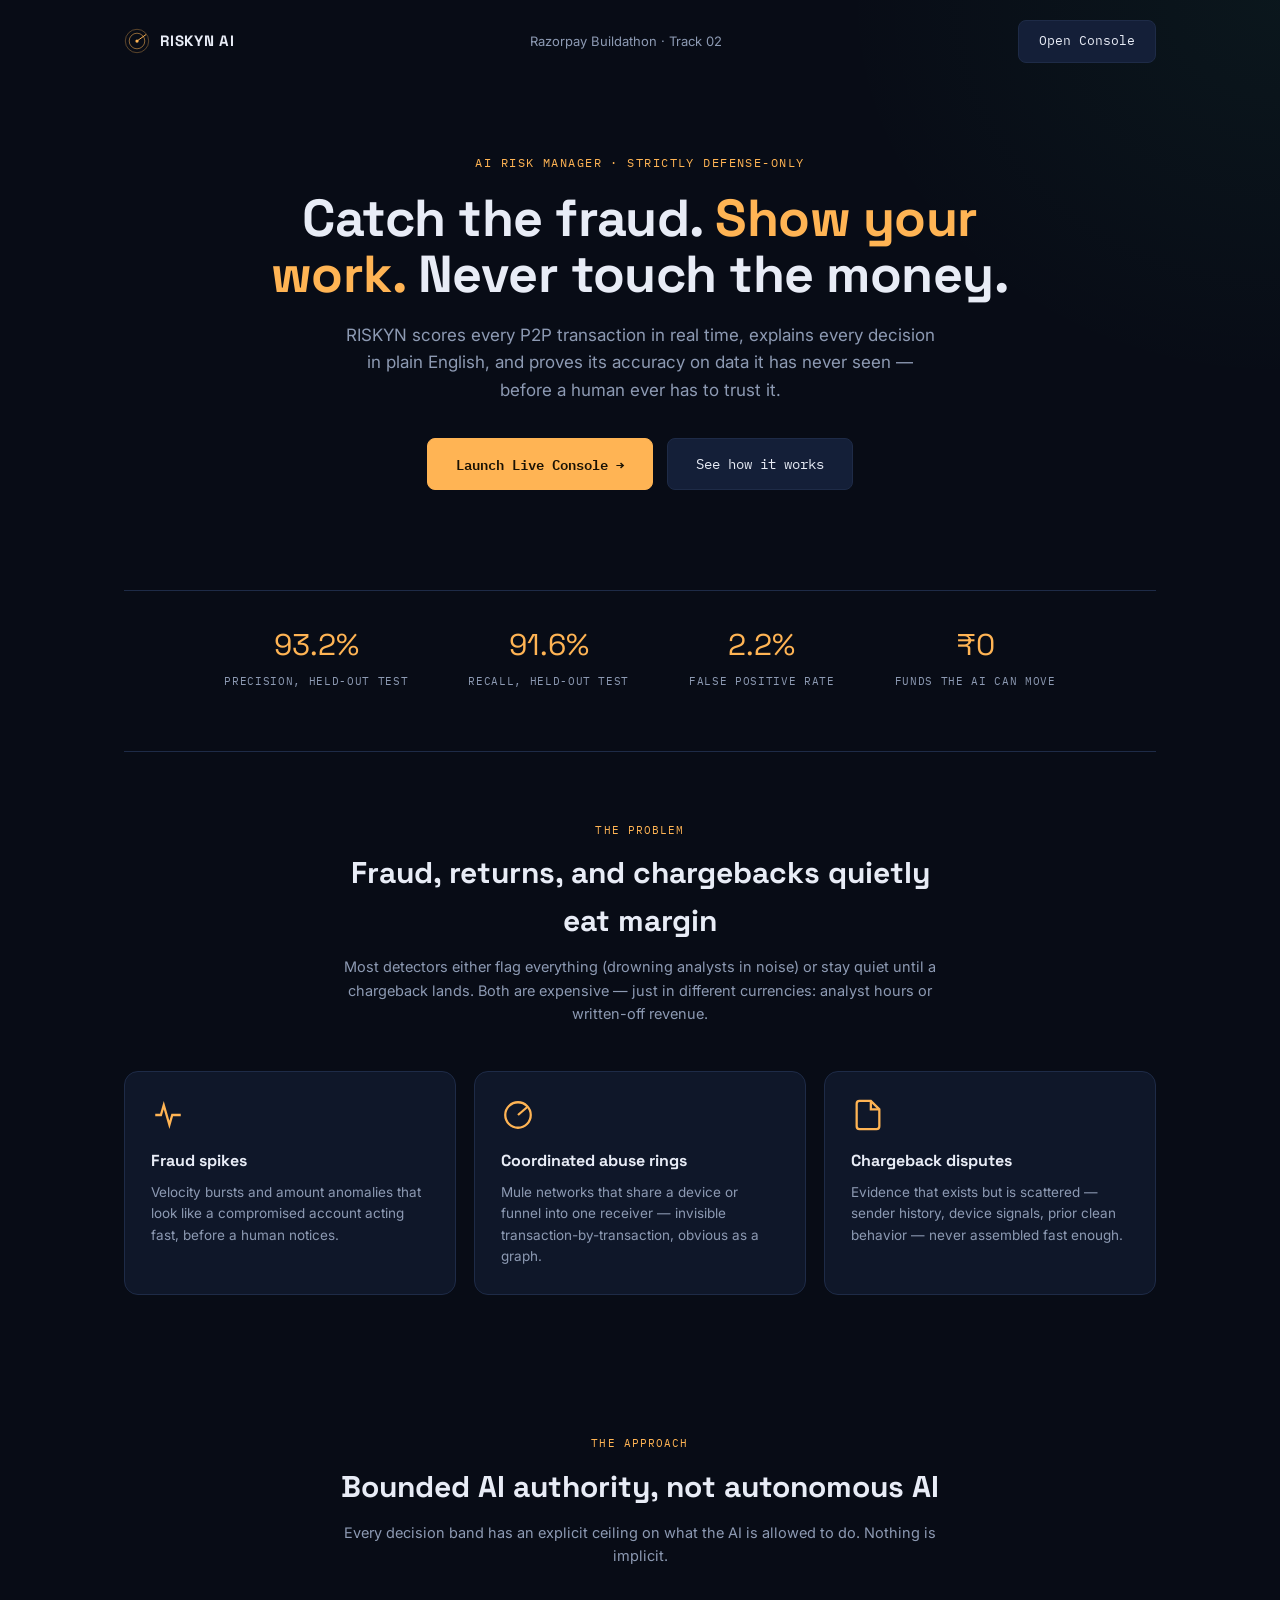
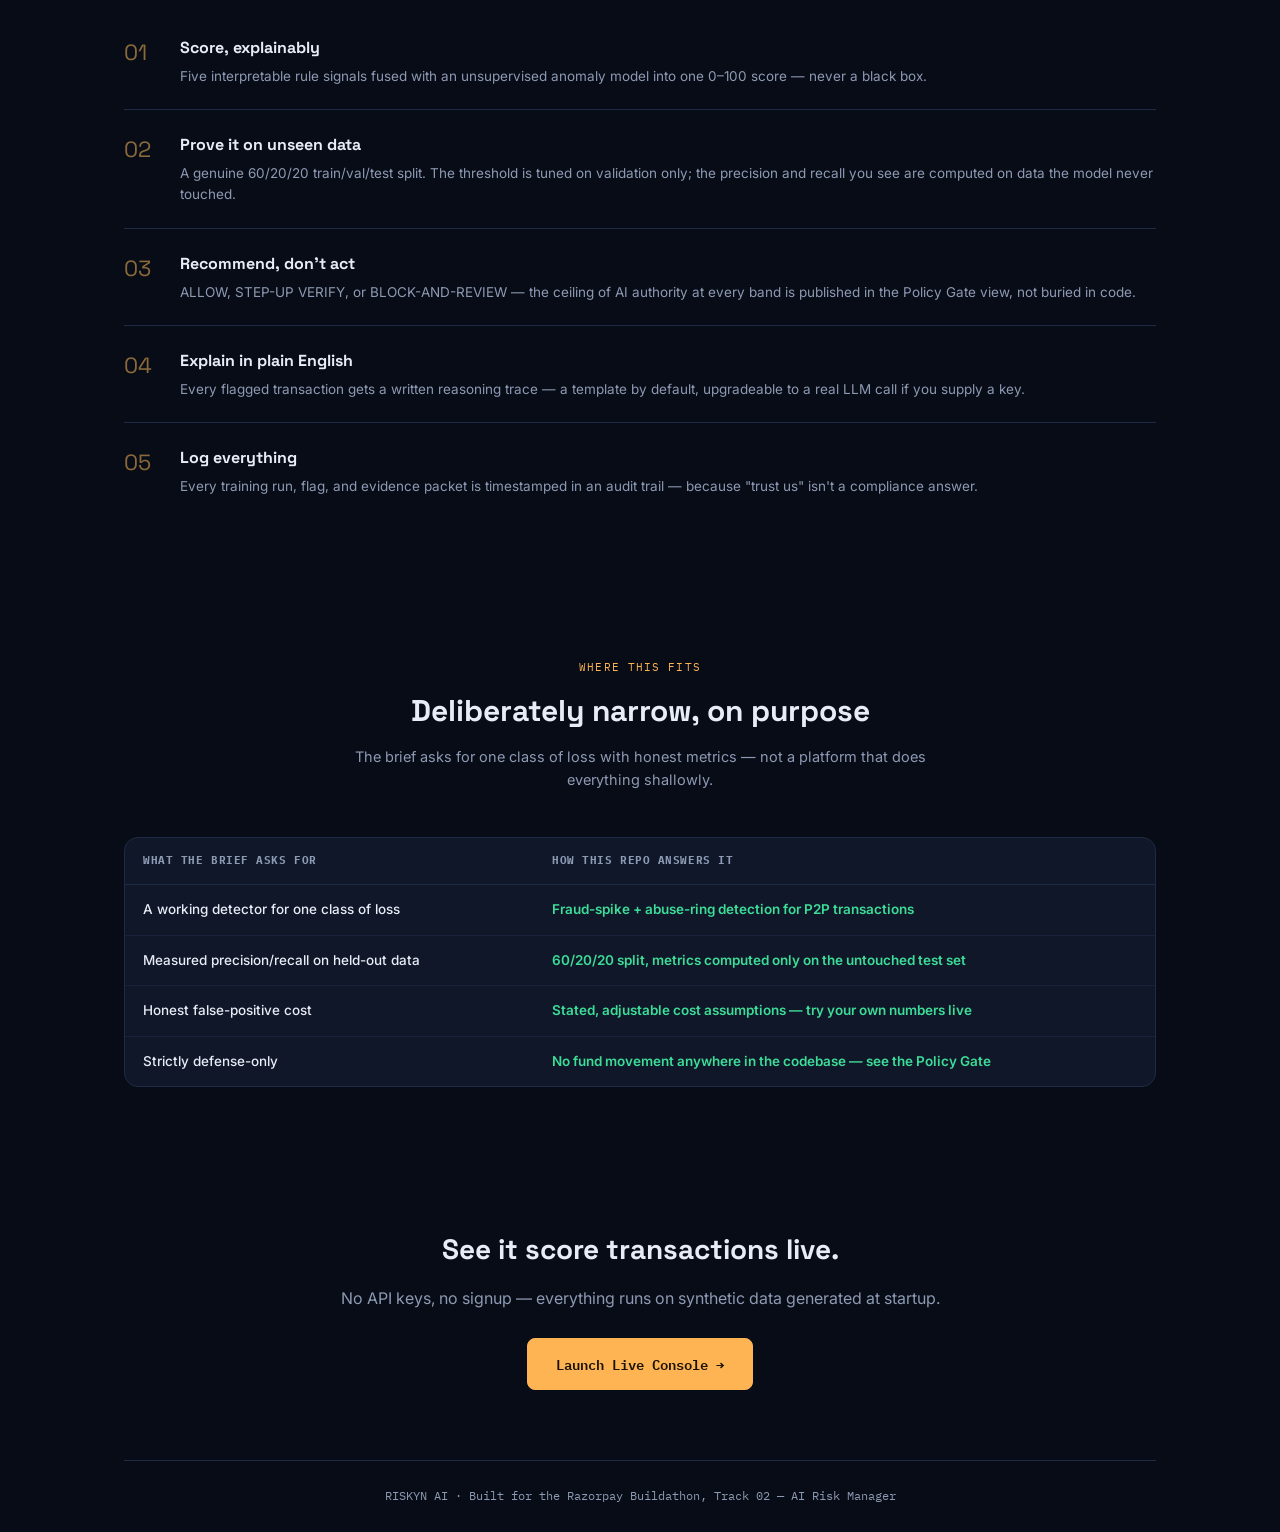
<file: frontend/landing.html>
<!DOCTYPE html>
<html lang="en">
<head>
<meta charset="UTF-8" />
<meta name="viewport" content="width=device-width, initial-scale=1.0" />
<title>RISKYN AI — AI Risk Manager for P2P Payments</title>
<meta name="description" content="RISKYN AI catches P2P payment fraud in real time, explains every decision in plain English, and proves accuracy on unseen data. Built for the Razorpay Buildathon.">
<link rel="preconnect" href="https://fonts.googleapis.com">
<link href="https://fonts.googleapis.com/css2?family=Space+Grotesk:wght@500;600;700&family=Inter:wght@400;500;600;700&family=IBM+Plex+Mono:wght@400;500;600&display=swap" rel="stylesheet">
<style>
  :root{
    --ink:#080C16; --panel:#0F1729; --panel-2:#141F38; --line:#1E2B47;
    --amber:#FFB454; --amber-dim:#8A6A3A; --danger:#FF4D6D; --safe:#3DDC97;
    --text:#E8ECF6; --muted:#8D9AB3;
    --mono:'IBM Plex Mono', monospace; --display:'Space Grotesk', sans-serif; --body:'Inter', sans-serif;
  }
  *{box-sizing:border-box; margin:0; padding:0;}
  body{
    background:
      radial-gradient(ellipse 900px 500px at 15% -10%, rgba(255,180,84,0.07), transparent 60%),
      radial-gradient(ellipse 800px 700px at 100% 0%, rgba(61,220,151,0.05), transparent 55%),
      var(--ink);
    color:var(--text); font-family:var(--body); line-height:1.6;
  }
  a{ color:inherit; }
  .wrap{ max-width:1080px; margin:0 auto; padding:0 24px; }

  nav{ display:flex; justify-content:space-between; align-items:center; padding:20px 0; }
  .brand{ display:flex; align-items:center; gap:10px; font-family:var(--display); font-weight:700; letter-spacing:0.05em; text-transform:uppercase; font-size:15px;}
  .brand svg{ width:26px; height:26px; }
  .nav-links{ display:flex; gap:26px; font-size:13px; color:var(--muted); }
  .btn{ font-family:var(--mono); font-size:13px; padding:10px 20px; border-radius:8px; border:1px solid var(--line); background:var(--panel-2); color:var(--text); cursor:pointer; text-decoration:none; display:inline-block; transition:.15s; }
  .btn:hover{ border-color:var(--amber-dim); }
  .btn.primary{ background:var(--amber); color:#1a1204; font-weight:600; border-color:var(--amber); }
  .btn.primary:hover{ background:#ffc574; }

  .hero{ padding:70px 0 40px; text-align:center; }
  .eyebrow{ font-family:var(--mono); font-size:12px; color:var(--amber); letter-spacing:0.12em; text-transform:uppercase; margin-bottom:18px; }
  h1{ font-family:var(--display); font-size:52px; line-height:1.08; letter-spacing:-0.01em; max-width:780px; margin:0 auto 20px; }
  h1 span{ color:var(--amber); }
  .sub{ color:var(--muted); font-size:17px; max-width:600px; margin:0 auto 34px; }
  .hero-cta{ display:flex; gap:14px; justify-content:center; margin-bottom:60px; }
  .btn.big{ font-size:14px; padding:14px 28px; }

  .stat-strip{ display:flex; justify-content:center; gap:60px; padding:30px 0 60px; border-top:1px solid var(--line); border-bottom:1px solid var(--line); flex-wrap:wrap; }
  .stat{ text-align:center; }
  .stat .n{ font-family:var(--display); font-size:30px; color:var(--amber); }
  .stat .l{ font-family:var(--mono); font-size:11px; color:var(--muted); text-transform:uppercase; letter-spacing:0.06em; margin-top:4px; }

  section{ padding:70px 0; }
  .section-head{ text-align:center; max-width:600px; margin:0 auto 46px; }
  .section-head .tag{ font-family:var(--mono); font-size:11px; color:var(--amber); text-transform:uppercase; letter-spacing:0.1em; margin-bottom:10px; }
  .section-head h2{ font-family:var(--display); font-size:30px; }
  .section-head p{ color:var(--muted); font-size:14.5px; margin-top:10px; }

  .grid3{ display:grid; grid-template-columns:repeat(3,1fr); gap:18px; }
  .card{ background:var(--panel); border:1px solid var(--line); border-radius:14px; padding:26px; }
  .card .icon{ width:34px; height:34px; margin-bottom:16px; color:var(--amber); }
  .card h3{ font-family:var(--display); font-size:16px; margin-bottom:8px; }
  .card p{ color:var(--muted); font-size:13.5px; }

  .compare{ background:var(--panel); border:1px solid var(--line); border-radius:14px; overflow:hidden; }
  .compare table{ width:100%; border-collapse:collapse; font-size:13.5px; }
  .compare th{ text-align:left; font-family:var(--mono); font-size:11px; color:var(--muted); text-transform:uppercase; letter-spacing:0.05em; padding:14px 18px; border-bottom:1px solid var(--line); }
  .compare td{ padding:14px 18px; border-bottom:1px solid rgba(30,43,71,0.6); color:var(--muted); }
  .compare tr:last-child td{ border-bottom:none; }
  .compare td.us{ color:var(--safe); font-weight:600; }
  .compare td:first-child{ color:var(--text); font-weight:500; }

  .approach-list{ counter-reset:step; }
  .approach-item{ display:flex; gap:20px; padding:22px 0; border-bottom:1px solid var(--line); }
  .approach-item:last-child{ border-bottom:none; }
  .approach-num{ font-family:var(--display); font-size:22px; color:var(--amber-dim); flex-shrink:0; width:36px; }
  .approach-item h4{ font-family:var(--display); font-size:16px; margin-bottom:5px; }
  .approach-item p{ color:var(--muted); font-size:13.5px; }

  .cta-band{ text-align:center; padding:70px 0; }
  .cta-band h2{ font-family:var(--display); font-size:28px; margin-bottom:14px; }
  .cta-band p{ color:var(--muted); margin-bottom:26px; }

  footer{ border-top:1px solid var(--line); padding:26px 0; text-align:center; color:var(--muted); font-family:var(--mono); font-size:11.5px; }

  @media (max-width:820px){
    h1{ font-size:32px; }
    .grid3{ grid-template-columns:1fr; }
    .stat-strip{ gap:24px; justify-content:space-around; }
    .compare{ overflow-x:auto; }
  }
  @media (max-width:480px){
    nav{ flex-direction:column; gap:12px; }
    .nav-links{ display:none; }
    .nav-links.open{ display:flex; flex-direction:column; gap:12px; }
    .landing-hamburger{ display:block !important; }
    h1{ font-size:26px; }
    .sub{ font-size:14.5px; }
    .hero-cta{ flex-direction:column; gap:10px; width:100%; }
    .btn.big{ width:100%; text-align:center; }
    .stat-strip{ flex-direction:column; align-items:center; gap:16px; }
  }
</style>
</head>
<body>

<div class="wrap">
  <nav>
    <button class="landing-hamburger" style="display:none; background:none; border:1px solid var(--line); border-radius:6px; padding:6px 8px; color:var(--text); cursor:pointer;" onclick="document.querySelector('.nav-links').classList.toggle('open')" aria-label="Toggle menu">
      <svg viewBox="0 0 24 24" fill="none" stroke="currentColor" stroke-width="2" width="20" height="20"><path d="M3 12h18M3 6h18M3 18h18"/></svg>
    </button>
    <div class="brand">
      <svg viewBox="0 0 40 40" fill="none"><circle cx="20" cy="20" r="18" stroke="#FFB454" stroke-width="1.5" opacity="0.35"/><circle cx="20" cy="20" r="12" stroke="#FFB454" stroke-width="1.5" opacity="0.55"/><circle cx="20" cy="20" r="2.5" fill="#FFB454"/><line x1="20" y1="20" x2="34" y2="10" stroke="#FFB454" stroke-width="1.5"/></svg>
      RISKYN AI
    </div>
    <div class="nav-links">
      <span>Razorpay Buildathon · Track 02</span>
    </div>
    <a class="btn" href="/console">Open Console</a>
  </nav>

  <div class="hero">
    <div class="eyebrow">AI Risk Manager · Strictly Defense-Only</div>
    <h1>Catch the fraud. <span>Show your work.</span> Never touch the money.</h1>
    <p class="sub">RISKYN scores every P2P transaction in real time, explains every decision in plain English, and proves its accuracy on data it has never seen — before a human ever has to trust it.</p>
    <div class="hero-cta">
      <a class="btn primary big" href="/console">Launch Live Console →</a>
      <a class="btn big" href="#approach">See how it works</a>
    </div>
  </div>

  <div class="stat-strip">
    <div class="stat"><div class="n">93.2%</div><div class="l">Precision, held-out test</div></div>
    <div class="stat"><div class="n">91.6%</div><div class="l">Recall, held-out test</div></div>
    <div class="stat"><div class="n">2.2%</div><div class="l">False positive rate</div></div>
    <div class="stat"><div class="n">₹0</div><div class="l">Funds the AI can move</div></div>
  </div>

  <section>
    <div class="section-head">
      <div class="tag">The problem</div>
      <h2>Fraud, returns, and chargebacks quietly eat margin</h2>
      <p>Most detectors either flag everything (drowning analysts in noise) or stay quiet until a chargeback lands. Both are expensive — just in different currencies: analyst hours or written-off revenue.</p>
    </div>
    <div class="grid3">
      <div class="card">
        <div class="icon"><svg viewBox="0 0 24 24" fill="none" stroke="currentColor" stroke-width="1.6"><path d="M3 12h4l2-7 4 14 2-7h6"/></svg></div>
        <h3>Fraud spikes</h3>
        <p>Velocity bursts and amount anomalies that look like a compromised account acting fast, before a human notices.</p>
      </div>
      <div class="card">
        <div class="icon"><svg viewBox="0 0 24 24" fill="none" stroke="currentColor" stroke-width="1.6"><circle cx="12" cy="12" r="9"/><path d="M12 12L19 6"/></svg></div>
        <h3>Coordinated abuse rings</h3>
        <p>Mule networks that share a device or funnel into one receiver — invisible transaction-by-transaction, obvious as a graph.</p>
      </div>
      <div class="card">
        <div class="icon"><svg viewBox="0 0 24 24" fill="none" stroke="currentColor" stroke-width="1.6"><path d="M14 2H6a2 2 0 0 0-2 2v16a2 2 0 0 0 2 2h12a2 2 0 0 0 2-2V8z"/><path d="M14 2v6h6"/></svg></div>
        <h3>Chargeback disputes</h3>
        <p>Evidence that exists but is scattered — sender history, device signals, prior clean behavior — never assembled fast enough.</p>
      </div>
    </div>
  </section>

  <section id="approach">
    <div class="section-head">
      <div class="tag">The approach</div>
      <h2>Bounded AI authority, not autonomous AI</h2>
      <p>Every decision band has an explicit ceiling on what the AI is allowed to do. Nothing is implicit.</p>
    </div>
    <div class="approach-list">
      <div class="approach-item">
        <div class="approach-num">01</div>
        <div><h4>Score, explainably</h4><p>Five interpretable rule signals fused with an unsupervised anomaly model into one 0–100 score — never a black box.</p></div>
      </div>
      <div class="approach-item">
        <div class="approach-num">02</div>
        <div><h4>Prove it on unseen data</h4><p>A genuine 60/20/20 train/val/test split. The threshold is tuned on validation only; the precision and recall you see are computed on data the model never touched.</p></div>
      </div>
      <div class="approach-item">
        <div class="approach-num">03</div>
        <div><h4>Recommend, don't act</h4><p>ALLOW, STEP-UP VERIFY, or BLOCK-AND-REVIEW — the ceiling of AI authority at every band is published in the Policy Gate view, not buried in code.</p></div>
      </div>
      <div class="approach-item">
        <div class="approach-num">04</div>
        <div><h4>Explain in plain English</h4><p>Every flagged transaction gets a written reasoning trace — a template by default, upgradeable to a real LLM call if you supply a key.</p></div>
      </div>
      <div class="approach-item">
        <div class="approach-num">05</div>
        <div><h4>Log everything</h4><p>Every training run, flag, and evidence packet is timestamped in an audit trail — because "trust us" isn't a compliance answer.</p></div>
      </div>
    </div>
  </section>

  <section>
    <div class="section-head">
      <div class="tag">Where this fits</div>
      <h2>Deliberately narrow, on purpose</h2>
      <p>The brief asks for one class of loss with honest metrics — not a platform that does everything shallowly.</p>
    </div>
    <div class="compare">
      <table>
        <tr><th>What the brief asks for</th><th>How this repo answers it</th></tr>
        <tr><td>A working detector for one class of loss</td><td class="us">Fraud-spike + abuse-ring detection for P2P transactions</td></tr>
        <tr><td>Measured precision/recall on held-out data</td><td class="us">60/20/20 split, metrics computed only on the untouched test set</td></tr>
        <tr><td>Honest false-positive cost</td><td class="us">Stated, adjustable cost assumptions — try your own numbers live</td></tr>
        <tr><td>Strictly defense-only</td><td class="us">No fund movement anywhere in the codebase — see the Policy Gate</td></tr>
      </table>
    </div>
  </section>

  <div class="cta-band">
    <h2>See it score transactions live.</h2>
    <p>No API keys, no signup — everything runs on synthetic data generated at startup.</p>
    <a class="btn primary big" href="/console">Launch Live Console →</a>
  </div>

  <footer>RISKYN AI · Built for the Razorpay Buildathon, Track 02 — AI Risk Manager</footer>
</div>

</body>
</html>
</file>
